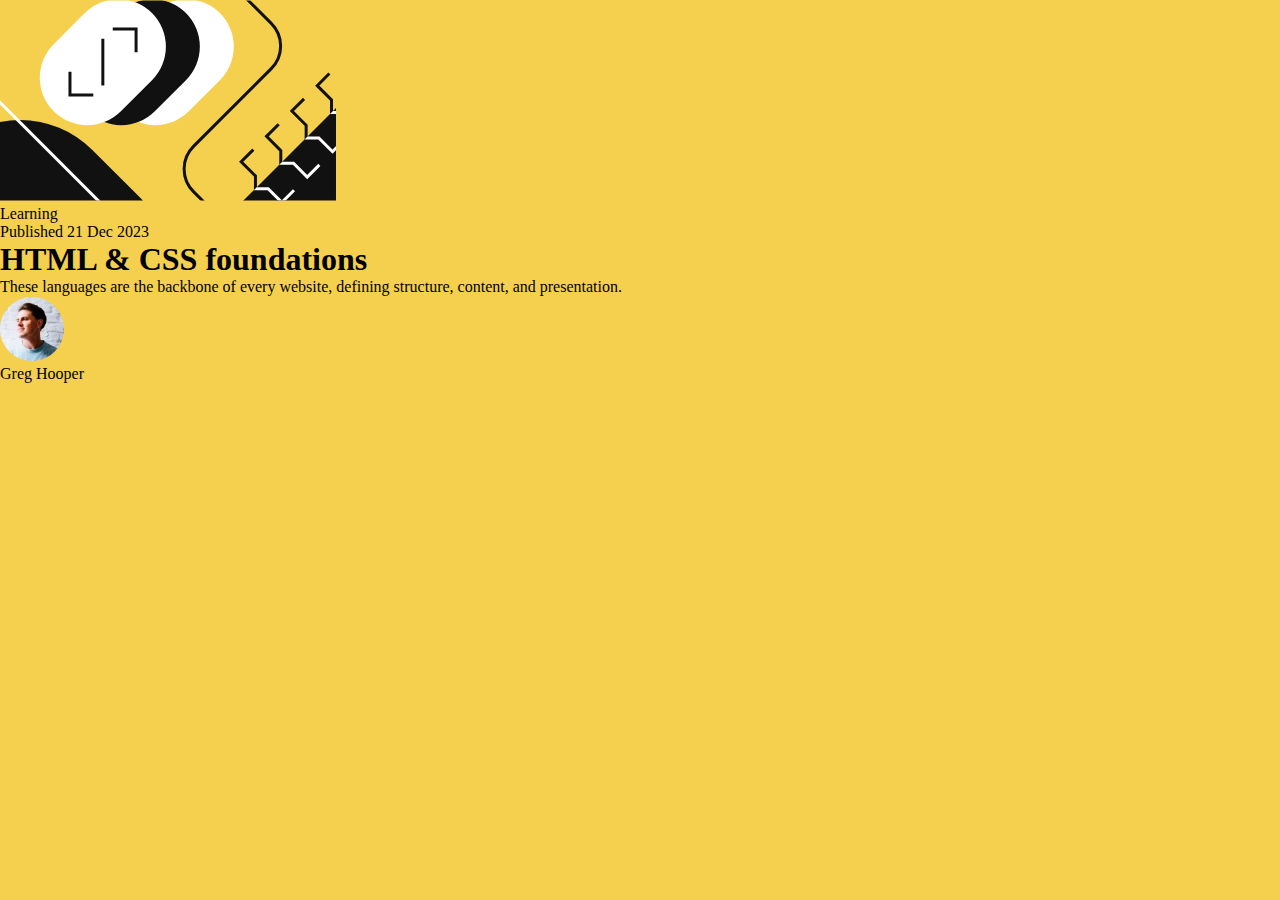
<file: blog-preview-card/index.html>
<!DOCTYPE html>
<html lang="en">
  <head>
    <meta charset="UTF-8" />
    <meta name="viewport" content="width=device-width, initial-scale=1.0" />
    <link
      rel="icon"
      type="image/png"
      sizes="32x32"
      href="./assets/images/favicon-32x32.png"
    />
    <link rel="stylesheet" href="assets/css/styles.css">

    <title>Frontend Mentor | Blog preview card</title>
  </head>
  <body>
    <main class="card">
      <div class="card_image">
        <img src="assets/images/illustration-article.svg" alt="" />
      </div>
      <section class="card-content">
        <p class="card-content_tag">Learning</p>
        <p class="card-content_date">Published 21 Dec 2023</p>
        <h1 class="card-content_title">HTML & CSS foundations</h1>
        <p class="card-content_description">
          These languages are the backbone of every website, defining structure,
          content, and presentation.
        </p>
      </section>
      <div class="card-author">
        <div class="card-author_image">
          <img
            src="assets/images/image-avatar.webp"
            alt="Foto de perfil de Greg Hooper"
          />
          <p class="card-author_name">Greg Hooper</p>
        </div>
      </div>
    </main>
  </body>
</html>
</file>
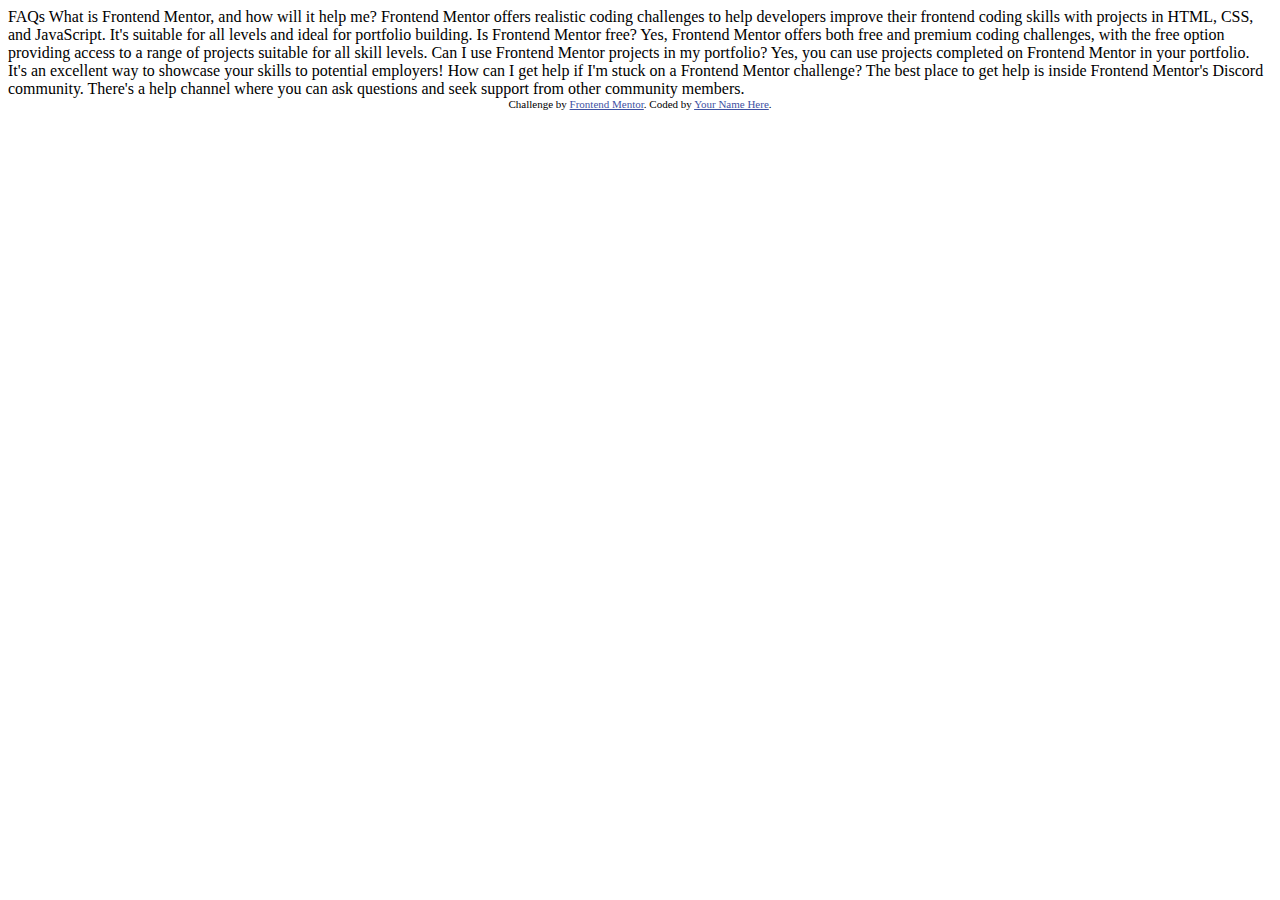
<file: faq-accordion/index.html>
<!DOCTYPE html>
<html lang="en">
<head>
  <meta charset="UTF-8">
  <meta name="viewport" content="width=device-width, initial-scale=1.0"> <!-- displays site properly based on user's device -->

  <link rel="icon" type="image/png" sizes="32x32" href="./assets/images/favicon-32x32.png">
  
  <title>Frontend Mentor | FAQ accordion</title>

  <!-- Feel free to remove these styles or customise in your own stylesheet 👍 -->
  <style>
    .attribution { font-size: 11px; text-align: center; }
    .attribution a { color: hsl(228, 45%, 44%); }
  </style>
</head>
<body>

  FAQs

  What is Frontend Mentor, and how will it help me?

  Frontend Mentor offers realistic coding challenges to help developers improve their 
  frontend coding skills with projects in HTML, CSS, and JavaScript. It's suitable for 
  all levels and ideal for portfolio building.

  Is Frontend Mentor free?

  Yes, Frontend Mentor offers both free and premium coding challenges, with the free 
  option providing access to a range of projects suitable for all skill levels.

  Can I use Frontend Mentor projects in my portfolio?

  Yes, you can use projects completed on Frontend Mentor in your portfolio. It's an excellent
  way to showcase your skills to potential employers!

  How can I get help if I'm stuck on a Frontend Mentor challenge?
  
  The best place to get help is inside Frontend Mentor's Discord community. There's a help 
  channel where you can ask questions and seek support from other community members.

  
  <div class="attribution">
    Challenge by <a href="https://www.frontendmentor.io?ref=challenge" target="_blank">Frontend Mentor</a>. 
    Coded by <a href="#">Your Name Here</a>.
  </div>
</body>
</html>
</file>
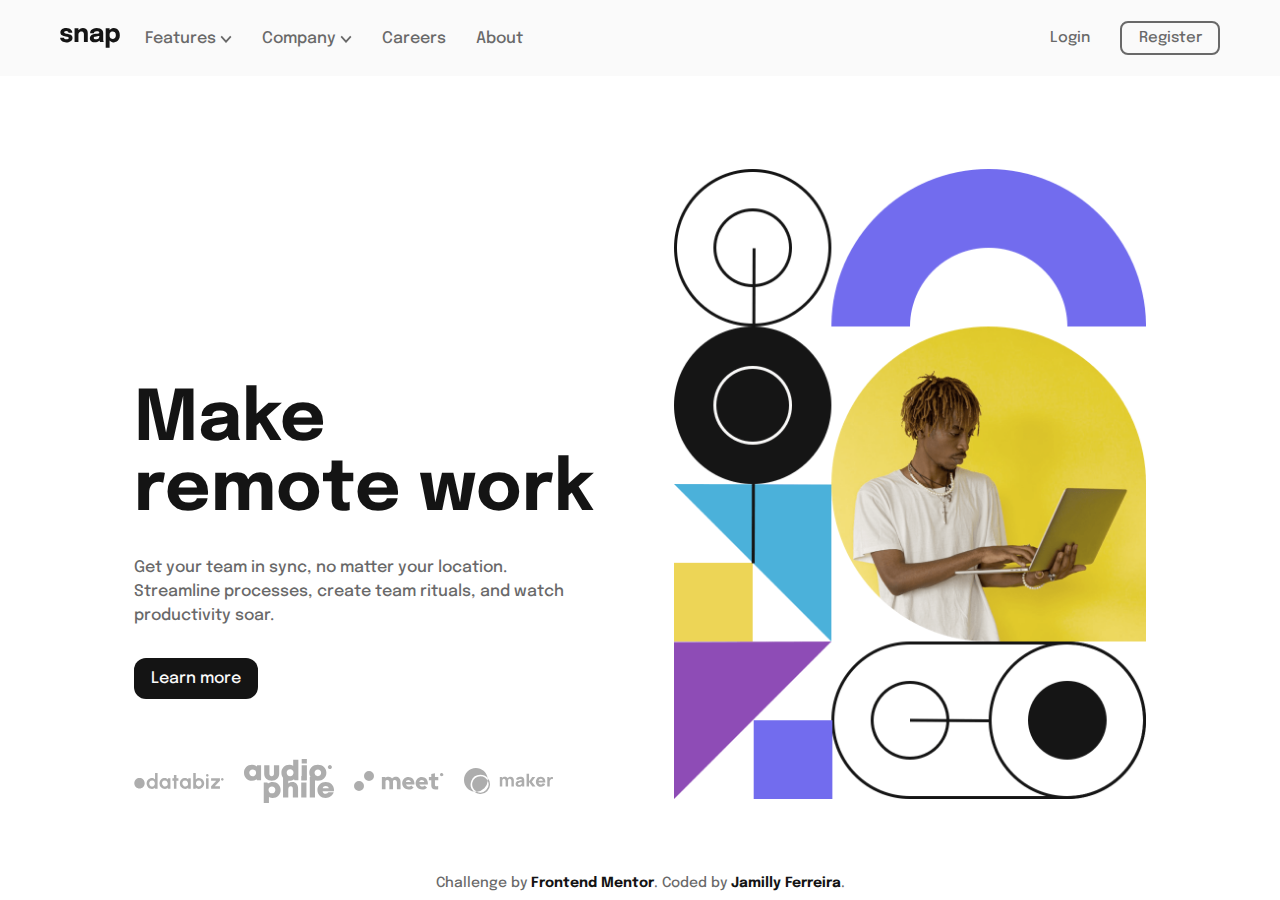
<file: intro-section-with-dropdown-navigation/index.html>
<!DOCTYPE html>
<html lang="en">
  <head>
    <meta charset="UTF-8" />
    <meta name="viewport" content="width=device-width, initial-scale=1.0" />

    <link
      rel="icon"
      type="image/png"
      sizes="32x32"
      href="./images/favicon-32x32.png"
    />
    <link rel="stylesheet" href="assets/css/style.css" />
    <script src="assets/js/script.js" defer></script>
    <title>Frontend Mentor | Intro section with dropdown navigation</title>
  </head>
  <body>
    <header class="header">
      <a href="/">
        <img src="images/logo.svg" class="logo" alt="Nome da Empresa" />
      </a>

      <button class="header__btn-menu" id="menuBtn">
        <img src="images/icon-menu.svg" alt="" />
      </button>

      <nav class="nav">
        <button class="nav__btn-close" id="closeBtn">
          <img src="images/icon-close-menu.svg" alt="" />
        </button>
        <ul class="nav-menu">
          <!-- Features -->
          <li class="nav-item">
            <button
              class="nav-btn-submenu"
              aria-expanded="false"
              aria-controls="features"
              data-submenu="features"
            >
              Features
              <img src="images/icon-arrow-down.svg" class="arrow" alt="" />
            </button>

            <ul class="submenu" id="features" role="menu">
              <li class="submenu-item" role="menuitem">
                <img src="images/icon-todo.svg" alt="" />
                <a href="#" class="submenu-link">Todo List</a>
              </li>

              <li class="submenu-item" role="menuitem">
                <img src="images/icon-calendar.svg" alt="" />
                <a href="#" class="submenu-link">Calendar</a>
              </li>

              <li class="submenu-item" role="menuitem">
                <img src="images/icon-reminders.svg" alt="" />
                <a href="#" class="submenu-link">Reminders</a>
              </li>

              <li class="submenu-item" role="menuitem">
                <img src="images/icon-planning.svg" alt="" />
                <a href="#" class="submenu-link">Planning</a>
              </li>
            </ul>
          </li>

          <!-- Company -->
          <li class="nav-item">
            <button
              class="nav-btn-submenu"
              data-submenu="company"
              aria-expanded="false"
              aria-controls="company"
            >
              Company
              <img src="images/icon-arrow-down.svg" class="arrow" alt="" />
            </button>

            <ul class="submenu" id="company" role="menu">
              <li class="submenu-item" role="menuitem">
                <a href="#" class="submenu-link">History</a>
              </li>
              <li class="submenu-item" role="menuitem">
                <a href="#" class="submenu-link">Our Team</a>
              </li>
              <li class="submenu-item" role="menuitem">
                <a href="#" class="submenu-link">Blog</a>
              </li>
            </ul>
          </li>

          <li class="nav-item"><a href="#" class="nav-link">Careers</a></li>
          <li class="nav-item"><a href="#" class="nav-link">About</a></li>
        </ul>
        <div class="nav-buttons">
          <a href="#" class="btn-login">Login</a>
          <a href="#" class="btn-register">Register</a>
        </div>
      </nav>
      <div class="nav-overlay" id="overlay"></div>
    </header>
    <main class="container">
      <section class="hero" aria-labelledby="hero-title">
        <div class="hero__image">
          <picture>
            <source
              media="(min-width: 768px)"
              srcset="images/image-hero-desktop.png"
            />
            <img src="images/image-hero-mobile.png" alt="" />
          </picture>
        </div>
        <div class="hero__content">
          <h1 class="hero__title" id="hero-title">Make remote work</h1>
          <p class="hero__description">
            Get your team in sync, no matter your location. Streamline
            processes, create team rituals, and watch productivity soar.
          </p>
          <button class="hero__cta">Learn more</button>
          <div class="hero__clients">
            <img src="images/client-databiz.svg" alt="Databiz" />
            <img src="images/client-audiophile.svg" alt="Audiophile" />
            <img src="images/client-meet.svg" alt="Meet" />
            <img src="images/client-maker.svg" alt="Maker" />
          </div>
        </div>
      </section>
    </main>

    <footer>
      <div class="attribution">
        Challenge by
        <a href="https://www.frontendmentor.io?ref=challenge" target="_blank"
          >Frontend Mentor</a
        >. Coded by
        <a href="https://www.linkedin.com/in/jamillyferreira/"
          >Jamilly Ferreira</a
        >.
      </div>
    </footer>
  </body>
</html>
</file>
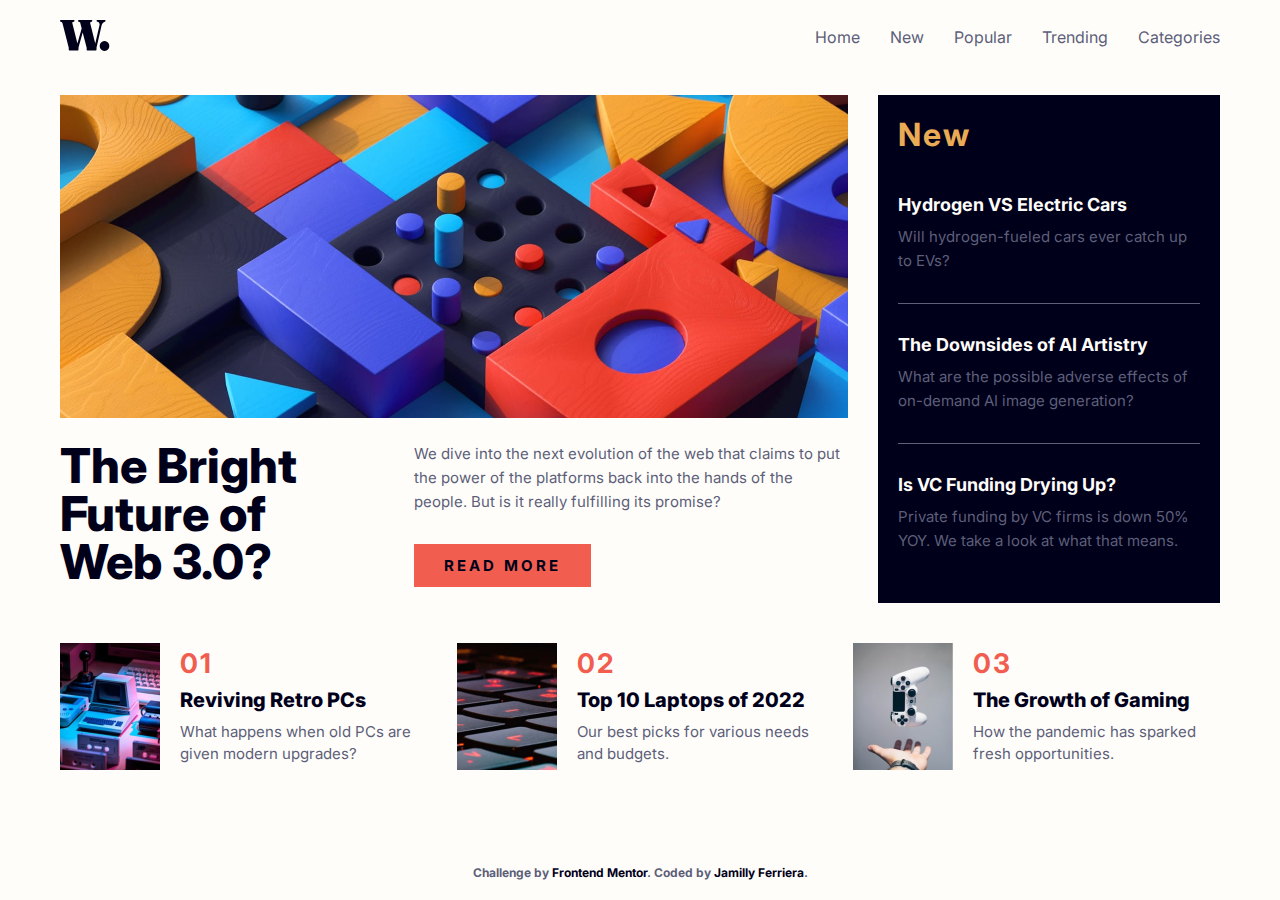
<file: news-homepage-main/index.html>
<!DOCTYPE html>
<html lang="en">
  <head>
    <meta charset="UTF-8" />
    <meta name="viewport" content="width=device-width, initial-scale=1.0" />
    <link
      rel="icon"
      type="image/png"
      sizes="32x32"
      href="./assets/images/favicon-32x32.png"
    />
    <link rel="stylesheet" href="assets/css/style.css" />
    <script src="assets/js/script.js" defer></script>
    <title>News homepage</title>
  </head>
  <body>
    <header class="header">
      <a href="/">
        <img src="assets/images/logo.svg" alt="News homepage logo" />
      </a>
      <button class="btn-menu" id="menuBtn">
        <img src="assets/images/icon-menu.svg" alt="Open Menu" />
      </button>
      <button class="close-btn" id="closeBtn">
        <img src="assets/images/icon-menu-close.svg" alt="Close Menu" />
      </button>
      <nav class="nav">
        <ul class="nav__list">
          <li class="nav__item"><a class="nav__link" href="#">Home</a></li>
          <li class="nav__item"><a class="nav__link" href="#">New</a></li>
          <li class="nav__item"><a class="nav__link" href="#">Popular</a></li>
          <li class="nav__item"><a class="nav__link" href="#">Trending</a></li>
          <li class="nav__item">
            <a class="nav__link" href="#">Categories</a>
          </li>
        </ul>
      </nav>
      <div class="overlay"></div>
    </header>
    <main class="container">
      <section class="main-content">
        <article class="featured-article">
          <img
            src="assets/images/image-web-3-desktop.jpg"
            alt="Abstract geometric shapes representing Web 3.0"
          />
          <div class="featured-content">
            <h1 class="featured-title">The Bright Future of Web 3.0?</h1>
            <div class="featured-text-container">
              <p class="featured-text">
                We dive into the next evolution of the web that claims to put
                the power of the platforms back into the hands of the people.
                But is it really fulfilling its promise?
              </p>
              <button class="featured-button">Read more</button>
            </div>
          </div>
        </article>

        <aside class="sidebar-new" aria-label="Latest news">
          <h2>New</h2>
          <article class="news-item">
            <h3>Hydrogen VS Electric Cars</h3>
            <p>Will hydrogen-fueled cars ever catch up to EVs?</p>
          </article>

          <article class="news-item">
            <h3>The Downsides of AI Artistry</h3>
            <p>
              What are the possible adverse effects of on-demand AI image
              generation?
            </p>
          </article>

          <article class="news-item">
            <h3>Is VC Funding Drying Up?</h3>
            <p>
              Private funding by VC firms is down 50% YOY. We take a look at
              what that means.
            </p>
          </article>
        </aside>
      </section>

      <section class="container-cards">
        <article class="card">
          <img src="assets/images/image-retro-pcs.jpg" alt="" />
          <div class="card-content">
            <h2 class="card-number">01</h2>
            <h3 class="card-title">Reviving Retro PCs</h3>
            <p class="card-text">
              What happens when old PCs are given modern upgrades?
            </p>
          </div>
        </article>

        <article class="card">
          <img src="assets/images/image-top-laptops.jpg" alt="" />
          <div class="card-content">
            <h2 class="card-number">02</h2>
            <h3 class="card-title">Top 10 Laptops of 2022</h3>
            <p class="card-text">
              Our best picks for various needs and budgets.
            </p>
          </div>
        </article>

        <article class="card">
          <img src="assets/images/image-gaming-growth.jpg" alt="" />
          <div class="card-content">
            <h2 class="card-number">03</h2>
            <h3 class="card-title">The Growth of Gaming</h3>
            <p class="card-text">
              How the pandemic has sparked fresh opportunities.
            </p>
          </div>
        </article>
      </section>
    </main>
    <footer class="attribution">
      Challenge by
      <a href="https://www.frontendmentor.io?ref=challenge" target="_blank"
        >Frontend Mentor</a
      >. Coded by
      <a href="https://www.linkedin.com/in/jamillyferreira/">Jamilly Ferriera</a
      >.
    </footer>
  </body>
</html>
</file>
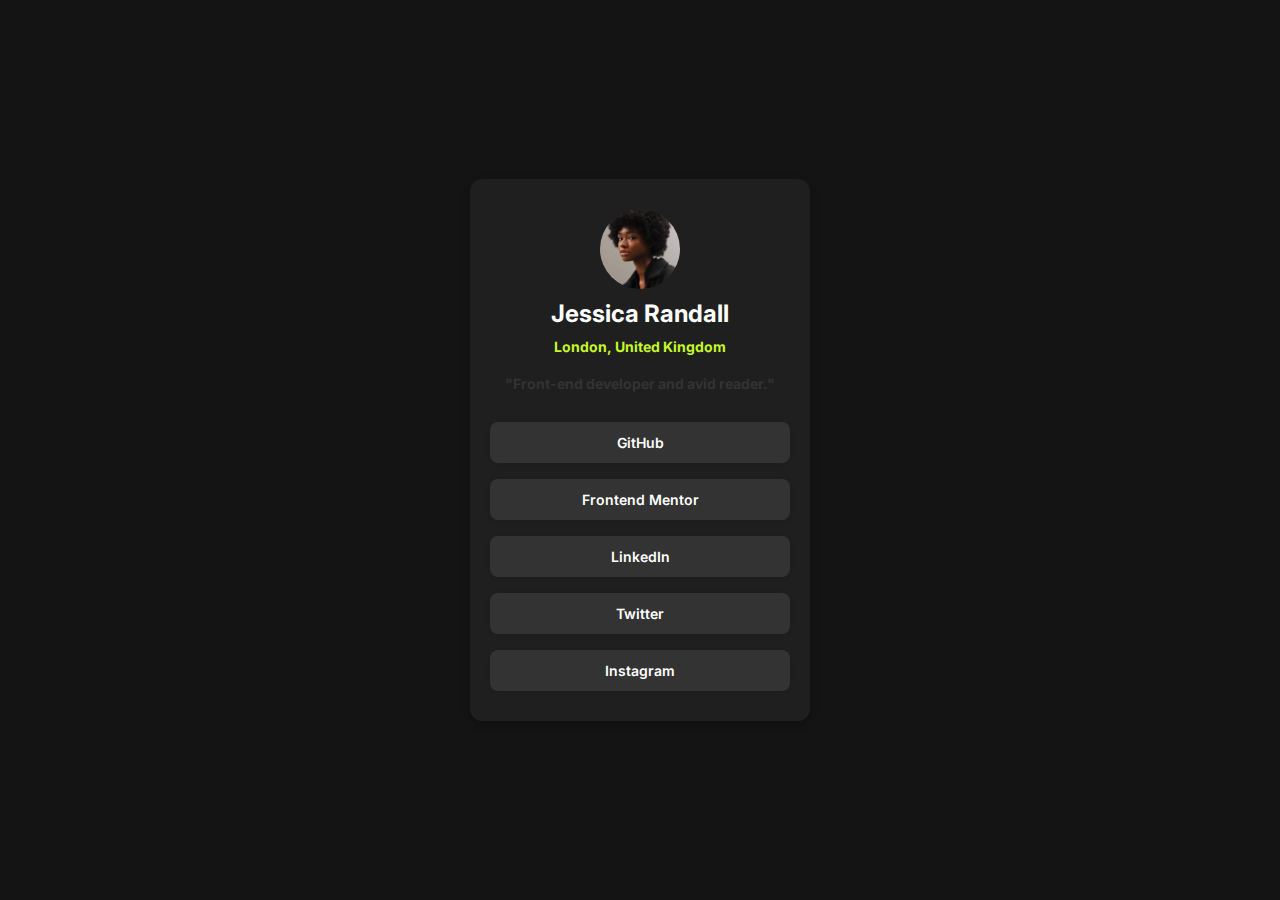
<file: social-links-profile/index.html>
<!DOCTYPE html>
<html lang="en">
  <head>
    <meta charset="UTF-8" />
    <meta name="viewport" content="width=device-width, initial-scale=1.0" />
    <link
      rel="icon"
      type="image/png"
      sizes="32x32"
      href="./assets/images/favicon-32x32.png"
    />
    <link rel="stylesheet" href="assets/css/styles.css" />

    <title>Frontend Mentor | Social links profile</title>
  </head>
  <body>
    <main class="profile-card">
      <header class="profile-card_header">
        <img
          src="assets/images/avatar-jessica.jpeg"
          class="profile-card_avatar"
          alt="Foto de Jesscica Randall"
        />
        <h1 class="profile-card_name">Jessica Randall</h1>
        <h2 class="profile-card_location">London, United Kingdom</h2>
        <p class="profile-card_bio">"Front-end developer and avid reader."</p>
      </header>
      <section class="social-links">
        <button class="button">
          <a href="#" target="_blank">GitHub</a>
        </button>
          <button class="button">
          <a href="#" target="_blank">Frontend Mentor</a>
        </button>
          <button class="button">
          <a href="#" target="_blank">LinkedIn</a>
        </button>
          <button class="button">
          <a href="#" target="_blank">Twitter</a>
        </button>
          <button class="button">
          <a href="#" target="_blank">Instagram</a>
        </button>
      </section>
    </main>
  </body>
</html>
</file>
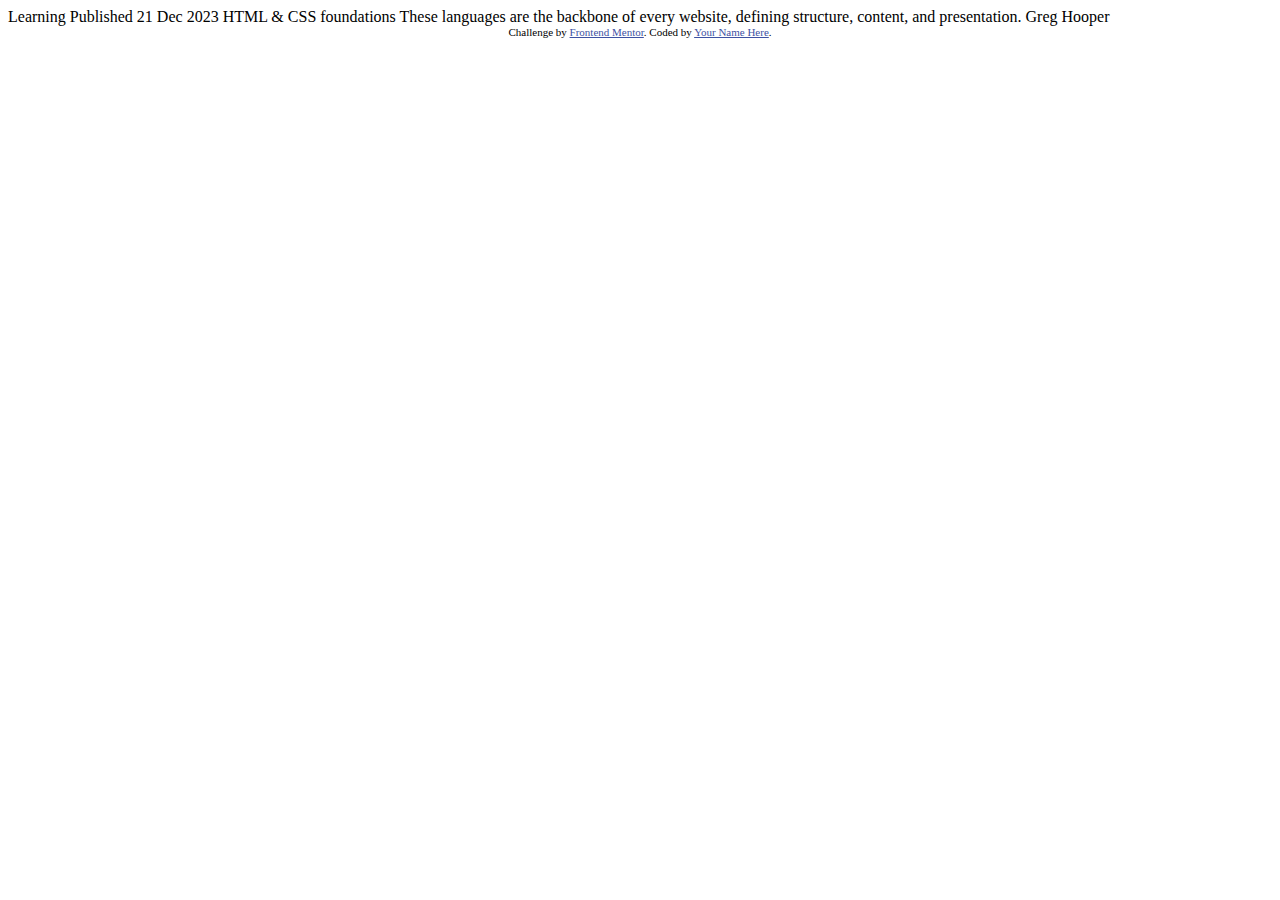
<file: newbie/blog-preview-card/index.html>
<!DOCTYPE html>
<html lang="en">
<head>
  <meta charset="UTF-8">
  <meta name="viewport" content="width=device-width, initial-scale=1.0"> <!-- displays site properly based on user's device -->

  <link rel="icon" type="image/png" sizes="32x32" href="./assets/images/favicon-32x32.png">
  
  <title>Frontend Mentor | Blog preview card</title>

  <!-- Feel free to remove these styles or customise in your own stylesheet 👍 -->
  <style>
    .attribution { font-size: 11px; text-align: center; }
    .attribution a { color: hsl(228, 45%, 44%); }
  </style>
</head>
<body>

  Learning

  Published 21 Dec 2023

  HTML & CSS foundations

  These languages are the backbone of every website, defining structure, content, and presentation.

  Greg Hooper
  
  <div class="attribution">
    Challenge by <a href="https://www.frontendmentor.io?ref=challenge" target="_blank">Frontend Mentor</a>. 
    Coded by <a href="#">Your Name Here</a>.
  </div>
</body>
</html>
</file>
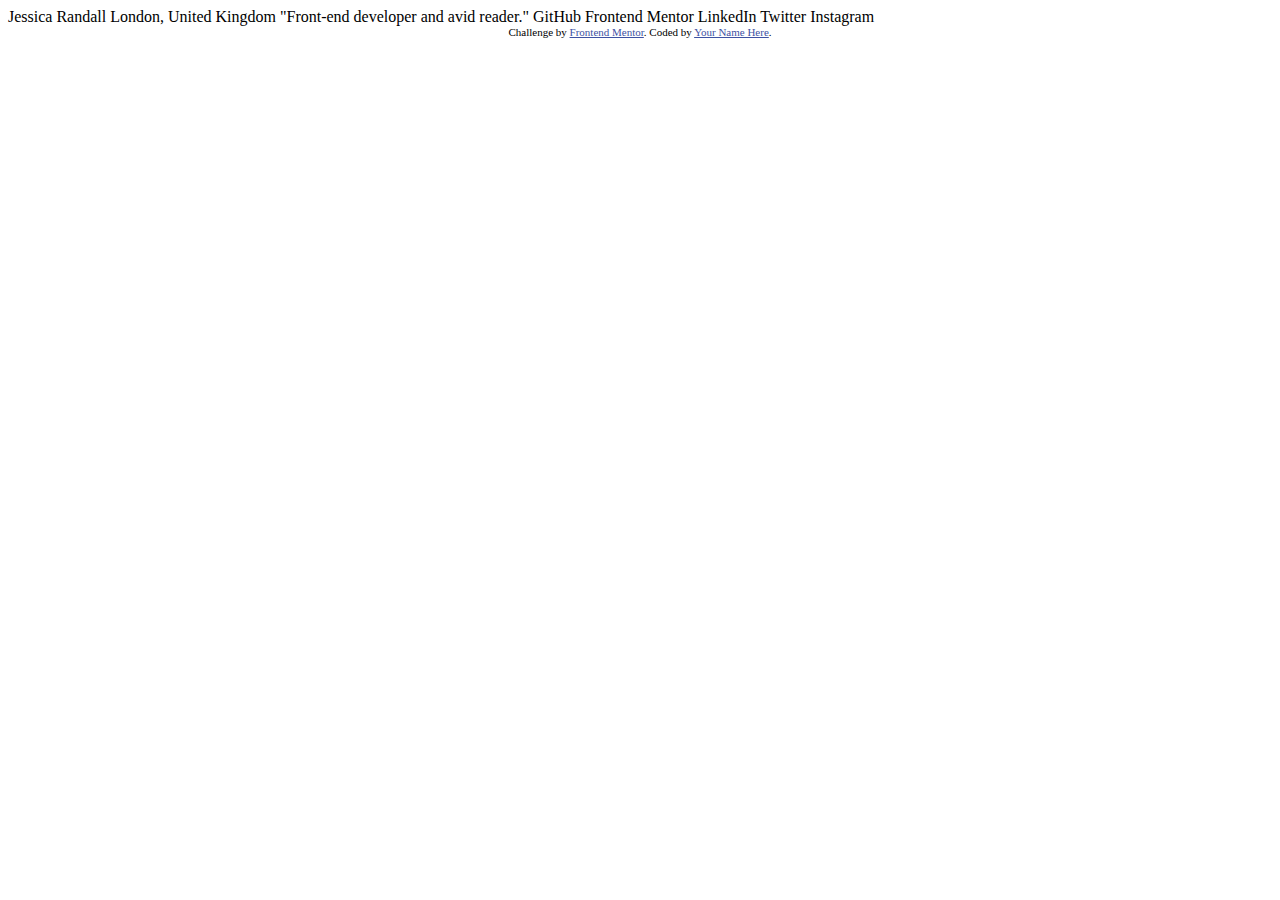
<file: newbie/social-links-profile/index.html>
<!DOCTYPE html>
<html lang="en">
<head>
  <meta charset="UTF-8">
  <meta name="viewport" content="width=device-width, initial-scale=1.0"> <!-- displays site properly based on user's device -->

  <link rel="icon" type="image/png" sizes="32x32" href="./assets/images/favicon-32x32.png">
  
  <title>Frontend Mentor | Social links profile</title>

  <!-- Feel free to remove these styles or customise in your own stylesheet 👍 -->
  <style>
    .attribution { font-size: 11px; text-align: center; }
    .attribution a { color: hsl(228, 45%, 44%); }
  </style>
</head>
<body>

  Jessica Randall
  London, United Kingdom
  "Front-end developer and avid reader."

  GitHub
  Frontend Mentor
  LinkedIn
  Twitter
  Instagram
  
  <div class="attribution">
    Challenge by <a href="https://www.frontendmentor.io?ref=challenge" target="_blank">Frontend Mentor</a>. 
    Coded by <a href="#">Your Name Here</a>.
  </div>
</body>
</html>
</file>
<file: blog-preview-card/assets/css/styles.css>
* {
  padding: 0;
  margin: 0;
  box-sizing: border-box;
}

:root {
  --Yellow: hsl(47, 88%, 63%);

  --White: hsl(0, 0%, 100%);

  --Gray-500: hsl(0, 0%, 42%);
  --Gray-950: hsl(0, 0%, 7%);
}

body {
  background-color: var(--Yellow);
  
}
</file>
<file: intro-section-with-dropdown-navigation/assets/css/style.css>
@import url("https://fonts.googleapis.com/css2?family=Epilogue:ital,wght@0,100..900;1,100..900&display=swap");

* {
  margin: 0;
  padding: 0;
  box-sizing: border-box;
  font-family: "Epilogue", sans-serif;
}

:root {
  --Gray-50: hsl(0, 0%, 98%);
  --Gray-500: hsl(0, 0%, 41%);
  --Gray-950: hsl(0, 0%, 8%);

  --fw-medium: 500;
  --fw-bold: 700;
}
body {
  width: 100%;
  min-height: 100vh;
}
/* MOBILE FIRST */
.header {
  background-color: var(--Gray-50);
  display: flex;
  align-items: center;
  justify-content: space-between;
  padding: 20px 24px;
}
.logo {
  display: flex;
  align-items: center;
  justify-content: center;
}
.header__btn-menu {
  border: none;
  background: none;
  cursor: pointer;
}
.nav {
  background-color: var(--Gray-50);
  position: fixed;
  top: 0;
  right: -100%;
  max-width: 300px;
  width: 65%;
  height: 100%;
  padding: 20px;
  z-index: 999;
  transition: right 0.3s;
  overflow-y: auto;
}
.nav.active {
  right: 0;
}
.nav__btn-close {
  position: absolute;
  top: 20px;
  right: 20px;
  background: none;
  border: none;
  cursor: pointer;
}
.nav-menu {
  margin-top: 50px;
  list-style: none;
}
.nav-item {
  margin-bottom: 20px;
}
.nav-btn-submenu {
  border: none;
  background: none;
  cursor: pointer;
  font-size: 16px;
  color: var(--Gray-500);
  font-weight: var(--fw-medium);
  transition: color 0.3s ease;
}
.nav-btn-submenu:hover {
  color: var(--Gray-950);
}
.nav-link {
  text-decoration: none;
  color: var(--Gray-500);
  font-weight: var(--fw-medium);
  cursor: pointer;
  transition: color 0.3s ease;
}
.nav-link:hover {
  color: var(--Gray-950);
}
.arrow {
  width: 12px;
  height: auto;
  transition: transform 0.3s;
}
.arrow.rotated {
  transform: rotate(180deg);
}
.submenu {
  list-style: none;
  max-height: 0;
  overflow: hidden;
  transition: max-height 0.3s ease;
  padding-left: 15px;
}
.submenu.active {
  max-height: 300px;
  margin-top: 23px;
}
.submenu-item {
  display: flex;
  align-items: center;
  gap: 12px;
  margin-bottom: 24px;
}
.submenu-item:last-child {
  margin-bottom: 0;
}
.submenu-link {
  text-decoration: none;
  color: var(--Gray-500);
  font-weight: var(--fw-medium);
  cursor: pointer;
  transition: color 0.3s ease;
}
.submenu-link:hover {
  color: var(--Gray-950);
}
.nav-buttons {
  display: flex;
  flex-direction: column;
  align-items: center;
  gap: 8px;
}
.btn-login {
  text-decoration: none;
  background: none;
  border: none;
  padding: 10px 0;
  font-size: 15px;
  font-weight: var(--fw-medium);
  color: var(--Gray-500);
  cursor: pointer;
  transition: color 0.3s ease;
}
.btn-login:hover {
  color: var(--Gray-950);
}
.btn-register {
  display: flex;
  align-items: center;
  justify-content: center;
  width: 100%;
  text-decoration: none;
  background: none;
  border: 2px solid var(--Gray-500);
  border-radius: 15px;
  padding: 12px 0;
  color: var(--Gray-500);
  font-weight: var(--fw-medium);
  font-size: 15px;
  cursor: pointer;
  transition: all 0.3s ease;
}
.btn-register:hover {
  color: var(--Gray-950);
  border-color: var(--Gray-950);
}
.nav-overlay {
  background: rgba(0, 0, 0, 0.5);
  position: fixed;
  width: 100%;
  height: 100%;
  top: 0;
  right: 0;
  opacity: 0;
  visibility: hidden;
  transition: 0.3s;
  z-index: 998;
}
.nav-overlay.active {
  opacity: 1;
  visibility: visible;
}

/* Section Hero */
.container {
  max-width: 500px;
  width: 100%;
  margin: 0 auto;
  padding: 30px 0;
}

.hero__image img {
  width: 100%;
}
.hero__content {
  padding: 0 24px;
  margin: 35px 0 auto;
  display: flex;
  flex-direction: column;
  align-items: center;
  gap: 25px;
}
.hero__title {
  font-size: clamp(32px, 4vw, 42px);
  color: var(--Gray-950);
  text-align: center;
}
.hero__description {
  text-align: center;
  color: var(--Gray-500);
  line-height: 1.5;
  font-weight: var(--fw-medium);
}
.hero__cta {
  background-color: var(--Gray-950);
  color: var(--Gray-50);
  border: 2px solid transparent;
  padding: 15px 20px;
  border-radius: 12px;
  font-size: 16px;
  font-weight: var(--fw-medium);
  transition: all 0.3s ease;
  cursor: pointer;
}
.hero__cta:hover {
  background: none;
  color: var(--Gray-9500);
  border-color: var(--Gray-500);
}
.hero__clients {
  display: flex;
  align-items: center;
  gap: 20px;
  margin-top: 25px;
}
.hero__clients img {
  width: 70px;
  height: auto;
}
footer {
  text-align: center;
  font-size: 12px;
  color: var(--Gray-500);
  font-weight: var(--fw-medium);
  padding: 10px 0;
}

footer a {
  text-decoration: none;
  color: var(--Gray-950);
  font-weight: var(--fw-bold);
}

@media (min-width: 768px) {
  body {
    height: 100vh;
    display: flex;
    flex-direction: column;
    overflow: hidden;
  }
  .header {
    flex-shrink: 0;
    gap: 25px;
    padding: 20px 60px;
  }
  .logo {
    width: 60px;
    height: auto;
  }
  .header__btn-menu {
    display: none;
  }
  .nav__btn-close {
    display: none;
  }
  .nav {
    position: static;
    width: 100%;
    max-width: none;
    height: auto;
    display: flex;
    justify-content: space-between;
    align-items: center;
    padding: 0;
    overflow: visible;
  }
  .nav-menu {
    margin: 0;
    display: flex;
    align-items: center;
    gap: 30px;
  }
  .nav-item {
    margin-bottom: 0;
    position: relative;
  }

  .nav-buttons {
    flex-direction: row;
    align-items: center;
    gap: 30px;
  }
  .btn-register {
    width: 100px;
    padding: 7px 0;
    border-radius: 8px;
  }

  .submenu {
    position: absolute;
    top: 100%;
    left: 0;
    background-color: white;
    padding: 20px;
    border-radius: 12px;
    min-width: 120px;
    max-height: 0;
    padding-top: 0;
    padding-bottom: 0;
    box-shadow: rgba(0, 0, 0, 0.35) 0px 5px 15px;
    transform: translateY(-10px);
    opacity: 0;
    visibility: hidden;
  }
  .submenu.active {
    max-height: 500px;
    padding: 20px 24px;
    margin-top: 20px;
    opacity: 1;
    visibility: visible;
    transform: translateY(0);
  }

  .nav-item:nth-child(1) .submenu {
    left: -70px;
  }
  .nav-item:nth-child(2) .submenu {
    left: auto;
    right: -30px;
    padding: 20px 15px;
  }

  /* MAIN CONTAINER */
  .container {
    flex: 1;
    display: flex;
    justify-content: center;
    align-items: center;
    padding-bottom: 0;
  }
  .hero {
    flex: 1;
    display: flex;
    flex-direction: row-reverse;
    justify-content: space-between;
    align-items: end;
    gap: 50px;
    max-width: 1200px;
    margin: 0 auto;
    padding: 30px 40px;
  }
  .hero__image img {
    max-height: 60vh;
    width: auto;
    object-fit: contain;
  }
  .hero__content {
    margin: 0;
    padding: 0;
    display: inline;
  }
  .hero__title {
    max-width: 500px;
    text-align: left;
    font-size: clamp(48px, 6vw, 72px);
  }
  .hero__description {
    text-align: left;
    font-size: 16px;
    margin: 30px 0;
  }
  .hero__cta {
    padding: 10px 15px;
  }
  .hero__clients {
    margin-top: 60px;
  }
  footer {
    font-size: 14px;
  }
}

@media (min-width: 1024px) {
  .container {
    max-width: 1200px;
    margin: 0 auto;
  }
  .hero__title {
    text-align: left;
    font-size: 70px;
    line-height: 1;
  }
  .hero__image img {
    max-height: 70vh;
  }
  .hero {
    justify-content: center;
    gap: 5rem;
  }

  .hero__content {
    max-width: 460px;
  }
  .hero__clients img {
    width: 90px;
    height: auto;
  }
}

@media (min-width: 1440px) {
  .hero {
    width: 100%;
    margin: 0;
    gap: 7.5rem;
  }
  .container {
    max-width: 1400px;
    width: 100%;
  }
  .hero__content {
    max-width: 600px;
  }
  .hero__image img {
    max-height: 65vh;
  }
  .hero__title {
    max-width: 540px;
    font-size: 80px;
    line-height: 1;
  }
  .hero__description {
    width: 470px;
    margin: 40px 0;
    font-size: 20px;
  }
  .hero__clients {
    gap: 40px;
    margin-top: 75px;
  }
  .hero__clients img {
    width: 90px;
  }
}
</file>
<file: news-homepage-main/assets/css/style.css>
@import url("https://fonts.googleapis.com/css2?family=Inter:ital,opsz,wght@0,14..32,100..900;1,14..32,100..900&display=swap");

* {
  margin: 0;
  padding: 0;
  box-sizing: border-box;
  font-family: "Inter", sans-serif;
}

:root {
  --Soft-orange: hsl(35, 77%, 62%);
  --Soft-red: hsl(5, 85%, 63%);

  --Off-white: hsl(36, 100%, 99%);
  --Grayish-blue: hsl(233, 8%, 79%);
  --Dark-grayish-blue: hsl(236, 13%, 42%);
  --Very-dark-blue: hsl(240, 100%, 5%);

  --fw-regular: 400;
  --fw-bold: 700;
  --fw-extrabold: 800;
}
body {
  min-height: 100vh;
  background-color: var(--Off-white);
  display: flex;
  flex-direction: column;
}

.header {
  max-width: 1200px;
  width: 100%;
  margin: 0 auto;
  display: grid;
  grid-template-columns: auto 1fr;
  align-items: center;
  padding: 20px;
  margin-bottom: 20px;
  position: relative;
}
.header img {
  width: 50px;
  height: auto;
}

.btn-menu,
.close-btn {
  display: none;
  background: none;
  border: none;
  cursor: pointer;
  z-index: 1001;
}
.btn-menu img,
.close-btn img {
  width: 30px;
  height: auto;
}
.overlay {
  display: none;
  position: fixed;
  background: rgba(0, 0, 0, 0.5);
  top: 0;
  left: 0;
  width: 100%;
  height: 100%;
  z-index: 999;
  opacity: 0;
  transition: opacity 0.3s ease;
}
.overlay.active {
  display: block;
  opacity: 1;
}
.nav {
  justify-self: end;
}
.nav__list {
  display: flex;
  align-items: center;
  list-style: none;
  gap: 30px;
}
.nav__link {
  text-decoration: none;
  color: var(--Dark-grayish-blue);
  font-weight: var(--fw-regular);
  font-size: 16px;
  transition: color 0.3s ease;
}
.nav__link:hover {
  color: var(--Soft-red);
}

/* CONTAINER PRINCIPAL */
.container {
  max-width: 1200px;
  width: 100%;
  margin: 0 auto;
  padding: 0 20px;
  flex: 1;
}
.main-content {
  display: grid;
  grid-template-columns: 2.3fr 1fr;
  gap: 30px;
  margin-bottom: 40px;
}
.featured-article {
  background-color: var(--Off-white);
}
.featured-article img {
  width: 100%;
  height: auto;
}
.featured-content {
  display: grid;
  grid-template-columns: 1fr 1.3fr;
  gap: 20px;
  padding-top: 20px;
}
.featured-title {
  color: var(--Very-dark-blue);
  max-width: 300px;
  font-size: 48px;
  font-weight: var(--fw-extrabold);
  line-height: 1;
}
.featured-text-container {
  display: flex;
  flex-direction: column;
  align-items: start;
  gap: 30px;
}
.featured-text {
  font-size: 15px;
  color: var(--Dark-grayish-blue);
  line-height: 1.6;
}
.featured-button {
  background-color: var(--Soft-red);
  color: var(--Very-dark-blue);
  font-size: 15px;
  font-weight: var(--fw-bold);
  letter-spacing: 3px;
  text-transform: uppercase;
  border: none;
  padding: 12px 30px;
  cursor: pointer;
  transition: all 0.3s ease;
}
.featured-button:hover {
  background-color: var(--Very-dark-blue);
  color: var(--Off-white);
}

/* SIDEBAR  */
.sidebar-new {
  background-color: var(--Very-dark-blue);
  color: var(--Off-white);
  padding: 20px;
}
.sidebar-new h2 {
  font-size: 32px;
  color: var(--Soft-orange);
  font-weight: var(--fw-bold);
  letter-spacing: 2px;
  margin-bottom: 10px;
}
.news-item {
  border-bottom: 1px solid var(--Dark-grayish-blue);
  padding: 30px 0;
}
.news-item:last-child {
  border-bottom: 0;
}
.news-item h3 {
  color: var(--Off-white);
  font-size: 18px;
  margin-bottom: 10px;
  transition: color 0.3s ease;
  cursor: pointer;
}
.news-item h3:hover {
  color: var(--Soft-orange);
}
.news-item p {
  color: var(--Dark-grayish-blue);
  font-size: 15px;
  line-height: 1.6;
}

/* CARDS */
.container-cards {
  display: grid;
  grid-template-columns: repeat(3, 1fr);
  gap: 30px;
  margin-bottom: 40px;
}
.card {
  display: flex;
  gap: 20px;
}
.card img {
  width: 100px;
  height: auto;
  object-fit: cover;
}
.card-content {
  display: flex;
  flex-direction: column;
  justify-content: space-around;
}
.card-number {
  font-size: 27px;
  color: var(--Soft-red);
  letter-spacing: 2px;
}
.card-title {
  color: var(--Very-dark-blue);
  font-size: 20px;
  font-weight: var(--fw-extrabold);
  transition: color 0.3s ease;
  cursor: pointer;
}
.card-title:hover {
  color: var(--Soft-red);
}
.card-text {
  color: var(--Dark-grayish-blue);
  font-weight: var(--fw-regular);
  font-size: 15px;
  line-height: 1.5;
}

/* Footer */
.attribution {
  color: var(--Dark-grayish-blue);
  font-size: 12px;
  font-weight: var(--fw-bold);
  text-align: center;
  padding: 20px 0;
  margin-top: auto;
}

.attribution a {
  text-decoration: none;
  color: var(--Very-dark-blue);
  font-weight: var(--fw-bold);
  transition: color 0.3s ease;
}
.attribution a:hover {
  color: var(--Soft-red);
}

/* Tablet - 1024px */
@media (max-width: 1024px) {
  .header {
    padding: 20px 30px;
    margin-bottom: 0;
  }
  .header img {
    width: 50px;
    height: auto;
  }
  .container {
    padding: 0 30px;
  }
  .main-content {
    grid-template-columns: 1fr;
    gap: 40px;
  }
  .featured-content {
    gap: 30px;
  }
  .container-cards {
    grid-template-columns: 1fr 1fr;
    gap: 24px;
  }
  .card-content {
    justify-content: start;
    gap: 10px;
  }
  .card-number {
    font-size: 27px;
  }
  .card-title {
    font-size: 20px;
  }
  .card-text {
    font-size: 16px;
  }
  .card img {
    width: 100px;
    height: auto;
    object-fit: cover;
  }
  .attribution {
    font-size: 11px;
  }
}

/* Tablet - até 768px */
@media (max-width: 768px) {
  .header {
    padding: 20px 30px;
  }
  .header img {
    width: 40px;
    height: auto;
    object-fit: cover;
  }
  .nav__list {
    gap: 20px;
  }
  .nav__link {
    font-size: 15px;
  }
  .featured-content {
    grid-template-columns: 1fr;
    gap: 20px;
  }
  .featured-title {
    font-size: 40px;
    max-width: 100%;
  }
  .sidebar-new h2 {
    font-size: 24px;
  }
  .container-cards {
    grid-template-columns: 1fr 1fr;
    gap: 20px;
  }
  .card-title {
    font-size: 18px;
  }
  .card-text {
    font-size: 15px;
  }
}

@media (max-width: 640px) {
  body.menu-open {
    overflow: hidden;
  }
  .header {
    grid-template-columns: 1fr auto;
    padding: 20px;
  }
  .btn-menu {
    display: block;
    justify-self: end;
  }
  .close-btn {
    display: none;
    position: fixed;
    top: 25px;
    right: 20px;
  }
  .btn-menu.hidden {
    display: none;
  }
  .close-btn.active {
    display: block;
  }
  .nav {
    position: fixed;
    top: 0;
    right: -100%;
    width: 60%;
    height: 100vh;
    background-color: var(--Off-white);
    z-index: 1000;
    padding: 100px 30px 30px;
    box-shadow: -5px 0 15px rgba(0, 0, 0, 0.1);
    transition: right 0.3s ease;
  }
  .nav.active {
    right: 0;
  }
  .nav__list {
    flex-direction: column;
    align-items: flex-start;
    gap: 30px;
  }
  .nav__link {
    font-size: 18px;
    color: var(--Very-dark-blue);
    font-weight: var(--fw-regular);
  }
  .container-cards {
    grid-template-columns: 1fr;
    gap: 20px;
  }
}

@media (max-width: 480px) {
  .header {
    padding: 20px 15px;
  }
  .container {
    padding: 0 15px;
  }
}
@media (max-width: 375px) {
  .header {
    padding: 15px;
  }
  .container {
    padding: 0 15px;
  }
  .featured-button {
    padding: 10px 15px;
    font-size: 14px;
  }
}
</file>
<file: social-links-profile/assets/css/styles.css>
@import url("https://fonts.googleapis.com/css2?family=Inter:ital,opsz,wght@0,400;0,600;0,700&display=swap");

* {
  padding: 0;
  margin: 0;
  box-sizing: border-box;
  font-family: "Inter", sans-serif;
}

:root {
  --Green: hsl(75, 94%, 57%);
  --White: hsl(0, 0%, 100%);

  --Grey-700: hsl(0, 0%, 20%);
  --Grey-800: hsl(0, 0%, 12%);
  --Grey-900: hsl(0, 0%, 8%);
}

body {
  width: 100%;
  height: 100vh;
  display: flex;
  flex-direction: column;
  justify-content: center;
  align-items: center;
  background-color: var(--Grey-900);
}
.profile-card {
  width: 340px;
  background-color: var(--Grey-800);
  display: flex;
  flex-direction: column;
  gap: 20px;
  padding: 30px 20px;
  color: var(--White);
  border-radius: 12px;
  box-shadow: rgba(0, 0, 0, 0.24) 0px 3px 8px;
}

.profile-card_header {
  display: flex;
  flex-direction: column;
  align-items: center;
  gap: 10px;
}
.profile-card_avatar {
  width: 80px;
  border-radius: 50%;
}
.profile-card_name {
  font-size: 24px;
}
.profile-card_location {
  font-size: 14px;
  color: var(--Green);
}
.profile-card_bio {
  font-size: 14px;
  color: var(--Grey-700);
  font-weight: 700;
  margin: 10px  0;
}
.social-links_list {
  list-style: none;
}
.button {
  width: 100%;
  padding: 12px 0;
  border-radius: 8px;
  background-color: var(--Grey-700);
  margin-bottom: 16px;
  cursor: pointer;
  border: none;
  box-shadow: rgba(0, 0, 0, 0.1) 0px 1px 4px;
  transition: background-color 0.3s ease;
}
.button:last-child {
  margin-bottom: 0;
}
.button a {
  color: var(--White);
  text-decoration: none;
  font-weight: 600;
  font-size: 14px;
  transition: color 0.3s ease;
}

.button:hover {
  background-color: var(--Green);
}

.button:hover a {
  color: var(--Grey-900);
}
</file>
